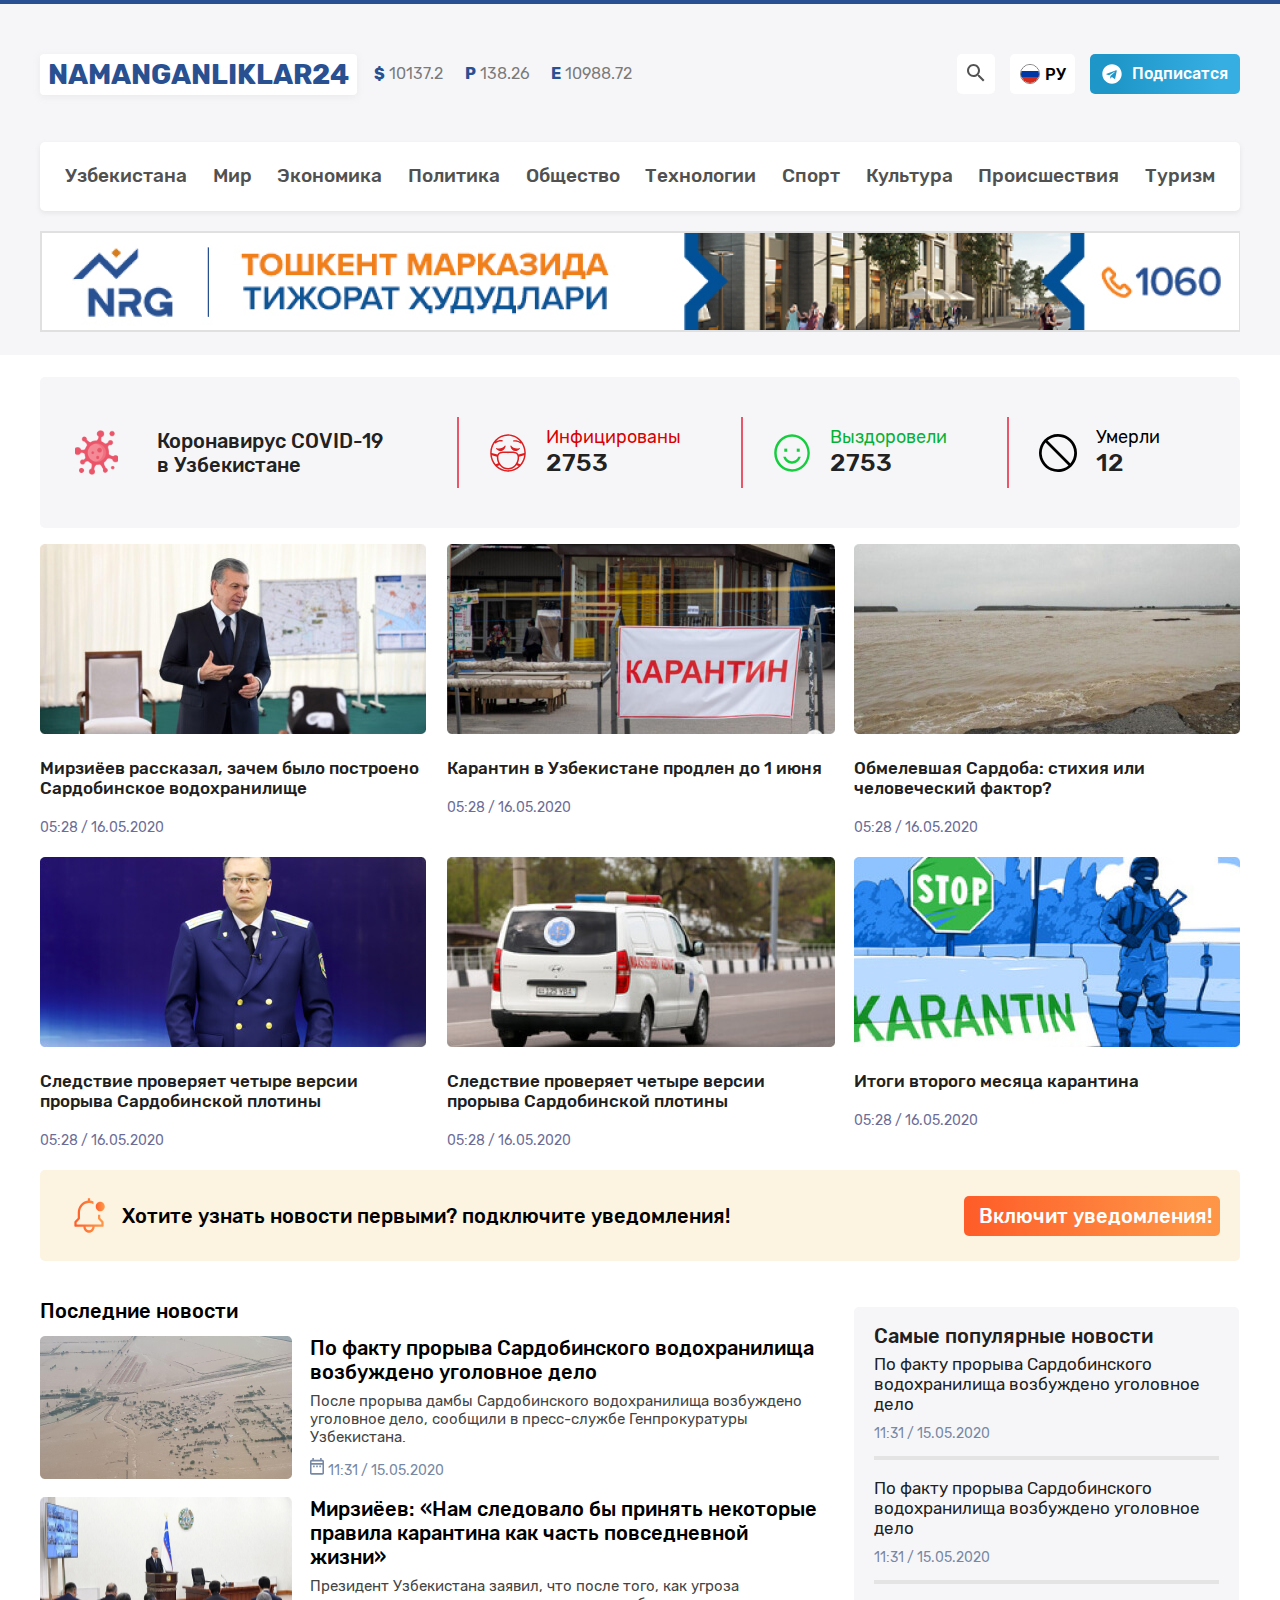
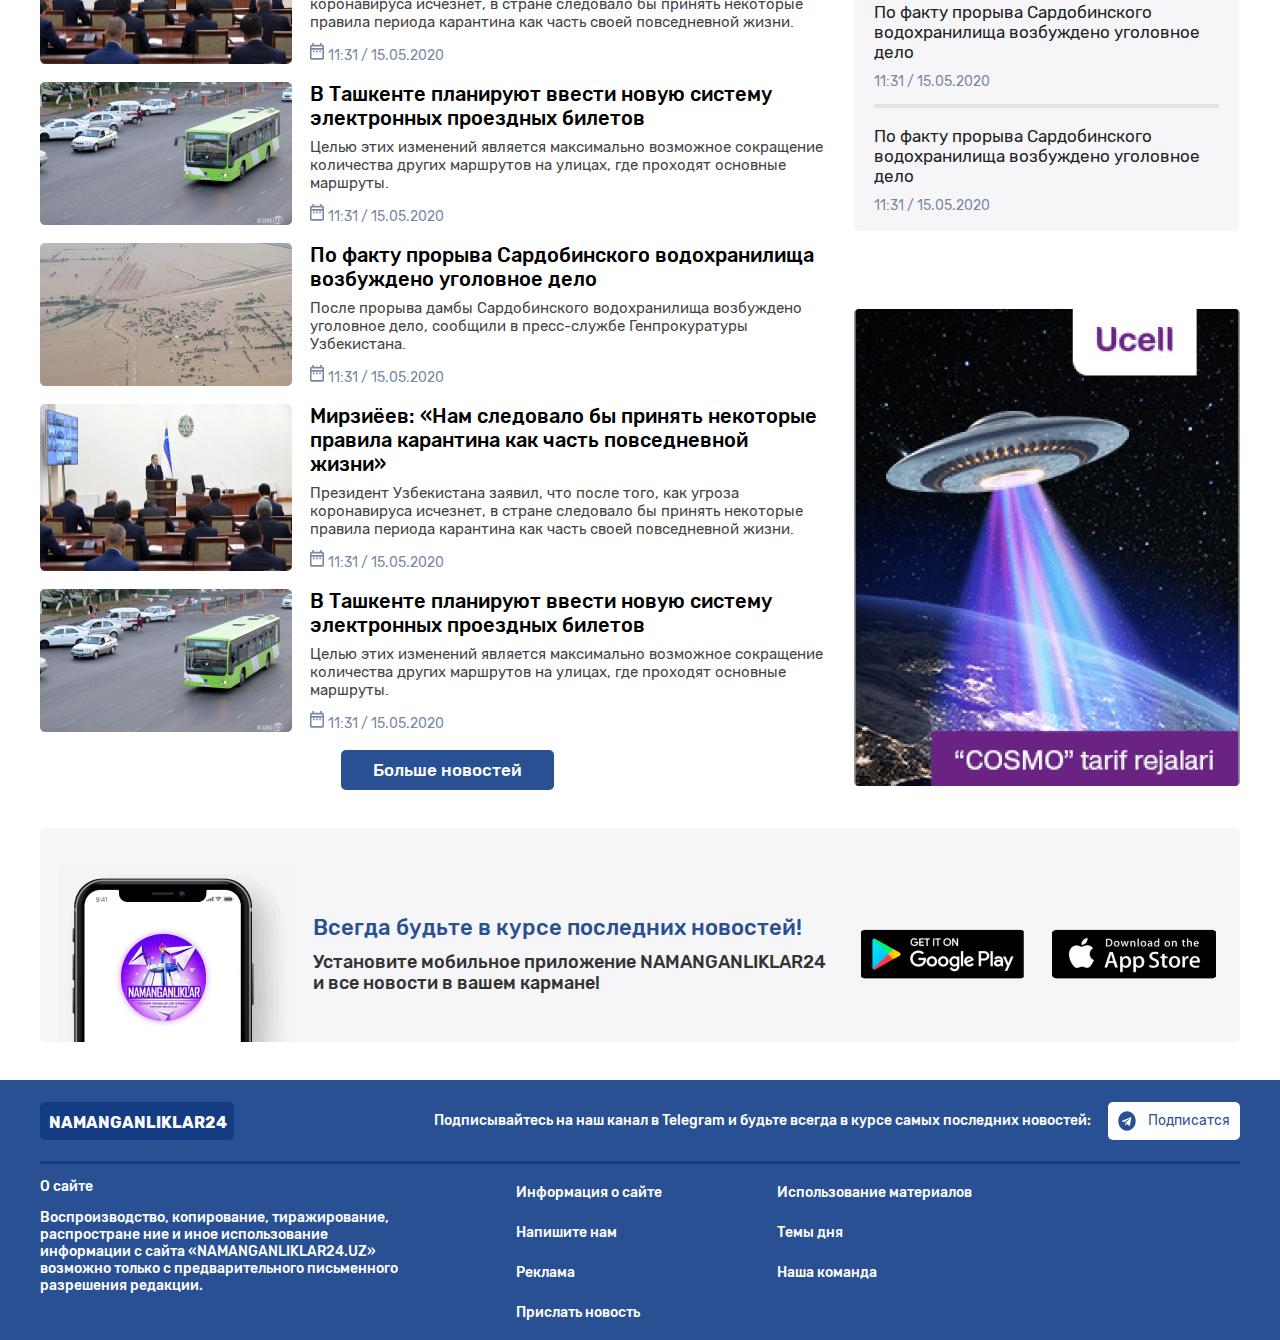
<file: index.html>
<!DOCTYPE html>
<html lang="en">

<head>
  <meta charset="UTF-8">
  <meta name="viewport" content="width=device-width, initial-scale=1.0">
  <title>NAMANGANLIKLAR24</title>
  <link rel="stylesheet" href="css/normalize.css">
  <link rel="stylesheet" href="css/style.css">
</head>

<body>
  <header class="menu">
    <div class="container">
      <div class="header-wrapper">
        <div class="main-menu">

          <div class="left-menu">
            <a class="main-link" href="index.html">NAMANGANLIKLAR24</a>
            <ul class="valyuta">
              <li><span class="currency-icon">$</span> <span class="currency-value">10137.2</span></li>
              <li><span class="currency-icon">P</span> <span class="currency-value">138.26</span></li>
              <li><span class="currency-icon">E</span> <span class="currency-value">10988.72</span></li>
            </ul>
          </div>

          <div class="right-menu">
            <button class="magnify" type="button"><img src="img/mdi_magnify.svg" width="24" height="24"
                alt="magnify-logo"></button>
            <button class="rus" type="button">
              <span>
                <img src="img/cif_ru.svg" alt="rus-icon" width="20" height="20">
                <span>РУ</span>
              </span>
            </button>
            <a class="telegram" href="#"><img src="img/cib_telegram.svg" alt="telegram logo"><span>Подписатся</span></a>
          </div>

        </div> <!-- main-menu -->
        <ul class="nav">
          <li><a href="list.html">Узбекистана</a></li>
          <li><a href="article.html">Мир</a></li>
          <li><a href="#">Экономика</a></li>
          <li><a href="#">Политика</a></li>
          <li><a href="#">Общество</a></li>
          <li><a href="#">Технологии</a></li>
          <li><a href="#">Спорт</a></li>
          <li><a href="#">Культура</a></li>
          <li><a href="#">Происшествия</a></li>
          <li><a href="#">Туризм</a></li>
        </ul>

        <aside class="ads1">
          <a href="#">
            <img src="img/rectangle-3.jpg" srcset="img/rectangle-3.jpg 1x, img/rectangle-3@2x.jpg 2x"
              alt="advertisement" width="1200" height="99">
          </a>
        </aside>

      </div> <!-- HEADER-WRAPPER -->
    </div> <!-- container -->
  </header>

  <main>
    <div class="container">
      <ul class="corono-info">

        <li class="corono-info-mini-block corona-heading">
          <img src="./img/svg/corona-shape.svg" alt="corona-shape-icon" width="43" height="45">
          <span class="corona-text-side">
            Коронавирус COVID-19 в Узбекистане
          </span>
        </li>

        <li class="corono-info-mini-block corona-infected">
          <img src="./img/svg/face-with-medical-mask.svg" alt="face-with-medical-mask" width="38" height="40">
          <div class="corona-text-side">
            <span class="benom">Инфицированы</span>
            <span class="corona-rate">2753</span>
          </div>
        </li>

        <li class="corono-info-mini-block corona-cured">
          <img src="./img/svg/smile.svg" alt="happy-smile" width="38" height="40">
          <div class="corona-text-side">
            <span class="benom">Выздоровели</span>
            <span class="corona-rate">2753</span>
          </div>
        </li>

        <li class="corono-info-mini-block corona-dead">
          <img src="./img/svg/death-icon.svg" alt="death-icon" width="38" height="38">
          <div class="corona-text-side">
            <span class="benom">Умерли</span>
            <span class="corona-rate">12</span>
          </div>
        </li>

      </ul>
    </div>
  </main>


  <article class="maqolalar">
    <h2 class="visually-hidden">maqola</h2>
    <div class="maqola_max">
      <a href="#">
        <img class="president" src="img/president.jpg" srcset="img/president.jpg 1x, img/president@2x.jpg 2x"
          alt="president">
        <p>Мирзиёев рассказал, зачем было построено Сардобинское водохранилище
        </p>
        <time class="sended_time" datetime="2020-05-16T05:28">05:28 / 16.05.2020</time>
      </a>
    </div>
    <div class="maqola_max">
      <a href="#">
        <img class="karantin" src="img/Karantin.jpg" srcset="img/Karantin.jpg 1x, img/Karantin@2x.jpg 2x"
          alt="Karantin">
        <p>Карантин в Узбекистане продлен до 1 июня</p>
        <time class="sended_time" datetime="2020-05-16T05:28">05:28 / 16.05.2020</time>
      </a>
    </div>
    <div class="maqola_max">
      <a href="#">
        <img class="sardoba" src="img/Sardoba.jpg" srcset="img/Sardoba.jpg 1x, img/Sardoba@2x.jpg 2x" alt="sardoba">
        <p>Обмелевшая Сардоба: стихия или человеческий фактор?</p>
        <time class="sended_time" datetime="2020-05-16T05:28">05:28 / 16.05.2020</time>
      </a>
    </div>
    <div class="maqola_max">
      <a href="#">
        <img class="organ" src="img/organ.jpg" srcset="img/organ.jpg 1x, img/organ@2x.jpg 2x" alt="organ">
        <p>Следствие проверяет четыре версии прорыва Сардобинской плотины</p>
        <time class="sended_time" datetime="2020-05-16T05:28">05:28 / 16.05.2020</time>
      </a>
    </div>
    <div class="maqola_max">
      <a href="#">
        <img class="ambulance" src="img/ambulance.jpg" srcset="img/ambulance.jpg 1x, img/ambulance@2x.jpg 2x"
          alt="organ">
        <p>Следствие проверяет четыре версии прорыва Сардобинской плотины</p>
        <time class="sended_time" datetime="2020-05-16T05:28">05:28 / 16.05.2020</time>
      </a>
    </div>
    <div class="maqola_max">
      <a href="#">
        <img class="stop_karantin" src="img/stop_karantin.jpg"
          srcset="img/stop_karantin.jpg 1x, img/stop_karantin@2x.jpg 2x" alt="stop_karantin">
        <p>Итоги второго месяца карантина</p>
        <time class="sended_time" datetime="2020-05-16T05:28">05:28 / 16.05.2020</time>
      </a>
    </div>
  </article>


  <div class="notification">
    <div><img src="img/bell.svg" alt="bell">
      <p>Хотите узнать новости первыми? подключите уведомления!</p>
    </div>
    <button type="submit">Включит уведомления!</button>
  </div>


  <div class="head_article">
    <article class="article">
      <div class="first_column">
        <h3>Последние новости</h3>
        <a href="#" class="sardoba_link">
          <img src="img/sardoba_link.png" srcset="img/sardoba_link.png 1x, img/sardoba_link@2x.png 2x"
            alt="sardoba_link">
          <div class="sardoba_link_words">
            <h4>По факту прорыва Сардобинского водохранилища возбуждено уголовное дело</h4>
            <p>После прорыва дамбы Сардобинского водохранилища возбуждено уголовное дело, сообщили в пресс-службе
              Генпрокуратуры Узбекистана.</p>
            <div class="time">
              <img src="img/icon_vector.svg" alt="icon"><time datetime="2020-05-15T11:31"> 11:31 / 15.05.2020</time>
            </div>
          </div>
        </a>

        <a href="#" class="oliy_majlis_link">
          <img src="img/oliy_majlis.png" srcset="img/oliy_majlis.png 1x, img/oliy_majlis@2x.png 2x" alt="oliy_majlis">
          <div class="oliy_majlis_words">
            <h4>Мирзиёев: «Нам следовало бы принять некоторые правила карантина как часть повседневной жизни»</h4>
            <p>Президент Узбекистана заявил, что после того, как угроза коронавируса исчезнет, в стране следовало бы
              принять некоторые правила периода карантина как часть своей повседневной жизни.</p>
            <div class="time">
              <img src="img/icon_vector.svg" alt="icon"><time datetime="2020-05-15T11:31"> 11:31 / 15.05.2020</time>
            </div>
          </div>
        </a>

        <a href="#" class="avtobus_link">
          <img src="img/avtobus.png" srcset="img/avtobus.png 1x, img/avtobus@2x.png 2x" alt="avtobus">
          <div class="avtobus_words">
            <h4>В Ташкенте планируют ввести новую систему электронных проездных билетов</h4>
            <p>Целью этих изменений является максимально возможное сокращение количества других маршрутов на улицах, где
              проходят основные маршруты.</p>
            <div class="time">
              <img src="img/icon_vector.svg" alt="icon"><time datetime="2020-05-15T11:31"> 11:31 / 15.05.2020</time>
            </div>
          </div>
        </a>

        <a href="#" class="sardoba_link">
          <img src="img/sardoba_link.png" srcset="img/sardoba_link.png 1x, img/sardoba_link@2x.png 2x"
            alt="sardoba_link">
          <div class="sardoba_link_words">
            <h4>По факту прорыва Сардобинского водохранилища возбуждено уголовное дело</h4>
            <p>После прорыва дамбы Сардобинского водохранилища возбуждено уголовное дело, сообщили в пресс-службе
              Генпрокуратуры Узбекистана.</p>
            <div class="time">
              <img src="img/icon_vector.svg" alt="icon"><time datetime="2020-05-15T11:31"> 11:31 / 15.05.2020</time>
            </div>
          </div>
        </a>

        <a href="#" class="oliy_majlis_link">
          <img src="img/oliy_majlis.png" srcset="img/oliy_majlis.png 1x, img/oliy_majlis@2x.png 2x" alt="oliy_majlis">
          <div class="oliy_majlis_words">
            <h4>Мирзиёев: «Нам следовало бы принять некоторые правила карантина как часть повседневной жизни»</h4>
            <p>Президент Узбекистана заявил, что после того, как угроза коронавируса исчезнет, в стране следовало бы
              принять некоторые правила периода карантина как часть своей повседневной жизни.</p>
            <div class="time">
              <img src="img/icon_vector.svg" alt="icon"><time datetime="2020-05-15T11:31"> 11:31 / 15.05.2020</time>
            </div>
          </div>
        </a>

        <a href="#" class="avtobus_link">
          <img src="img/avtobus.png" srcset="img/avtobus.png 1x, img/avtobus@2x.png 2x" alt="avtobus">
          <div class="avtobus_words">
            <h4>В Ташкенте планируют ввести новую систему электронных проездных билетов</h4>
            <p>Целью этих изменений является максимально возможное сокращение количества других маршрутов на улицах, где
              проходят основные маршруты.</p>
            <div class="time">
              <img src="img/icon_vector.svg" alt="icon"><time datetime="2020-05-15T11:31"> 11:31 / 15.05.2020</time>
            </div>
          </div>
        </a>

        <button type="submit">Больше новостей</button>
      </div>
    </article>

    <div class="second_column">
      <div class="famous_informations">
        <h3>Cамые популярные новости</h3>
        <ul>
          <li><a href="#">
              <p>
                По факту прорыва Сардобинского водохранилища возбуждено уголовное дело
              </p><time datetime="2020-05-15T11:31"> 11:31 / 15.05.2020</time>
            </a></li>
          <li><a href="#">
              <p>
                По факту прорыва Сардобинского водохранилища возбуждено уголовное дело
              </p><time datetime="2020-05-15T11:31"> 11:31 / 15.05.2020</time>
            </a></li>
          <li><a href="#">
              <p>
                По факту прорыва Сардобинского водохранилища возбуждено уголовное дело
              </p><time datetime="2020-05-15T11:31"> 11:31 / 15.05.2020</time>
            </a></li>
          <li><a href="#">
              <p>
                По факту прорыва Сардобинского водохранилища возбуждено уголовное дело
              </p><time datetime="2020-05-15T11:31"> 11:31 / 15.05.2020</time>
            </a></li>
        </ul>
      </div>
      <img src="img/ucell.png" srcset="img/ucell.png 1x, img/ucell@2x.png 2x" alt="ucell">
    </div>
  </div>

  <aside class="mobile_app_advertising">
    <img src="img/mobile_app_picture.png" srcset="img/mobile_app_picture.png 1x, img/mobile_app_picture@2x.png 2x"
      alt="mobile_app_picture">
    <div class="mobile_app_words">
      <h2>Всегда будьте в курсе последних новостей!</h2>
      <p>Установите мобильное приложение NAMANGANLIKLAR24 и все новости в вашем кармане!</p>
    </div>
    <a class="google_play" target="blanck" href="https://play.google.com/store?hl=ru"><img src="img/google_play.png"
        srcset="img/google_play.png 1x, img/google_play@2x.png 2x" alt="google_play"></a>
    <a class="app_store" target="blanck" href="https://www.apple.com/ru/ios/app-store/"><img src="img/app_store.png"
        srcset="img/app_store.png 1x, img/app_store@2x.png 2x" alt="app_store"></a>
  </aside>


  <div class="foot">
    <footer class="footer">
      <div class="first_floor">
        <a class="namanganliklar24_link" href="#">Namanganliklar24</a>
        <div class="subscription">
          <p class="telegram_subscribe_word">Подписывайтесь на наш канал в Telegram и будьте всегда в курсе самых
            последних новостей:</p>
          <a target="blanck" href="https://telegram.me/joinchat/AAAAAE1FDtQ1Wf05H2b5zQ"><img
              src="img/telegram-icon_second.svg" alt="telegram-icon_second"><span
              class="subscription_word_ru">Подписатся</span></a>
        </div>
      </div>
      <div class="second_floor">
        <div class="about_the_site">
          <p>О сайте </p>
          <p>Воспроизводство, копирование, тиражирование, распростране ние и иное использование информации с сайта
            «NAMANGANLIKLAR24.UZ» возможно только с предварительного письменного разрешения редакции.
          </p>
        </div>
        <div class="another">
          <p><a href="#">Информация о сайте</a></p>
          <p><a href="contact.html">Напишите нам</a></p>
          <p><a href="#">Реклама</a></p>
          <p><a href="#">Прислать новость</a></p>
        </div>
        <div class="second_another">
          <p><a href="#">Использование материалов</a></p>
          <p><a href="#">Темы дня</a></p>
          <p><a href="#">Наша команда</a></p>
        </div>
      </div>
    </footer>
  </div>

  <section class="modal-main">
    <h2 class="visually-hidden">modal</h2>
    <span class="modal-span"></span>
    <div class="modal">
      <button type="button"><img src="img/logo-close.svg" alt="logo close"></button>
      <p>Подписывайтесь на наш канал в Telegram и будьте всегда в курсе самых последних новостей:</p>
      <div>
        <a class="telegram" href="#"><img src="img/cib_telegram.svg" alt="telegram logo"><span>Подписатся</span></a>
      </div>
    </div>
  </section>

</body>

</html>
</file>
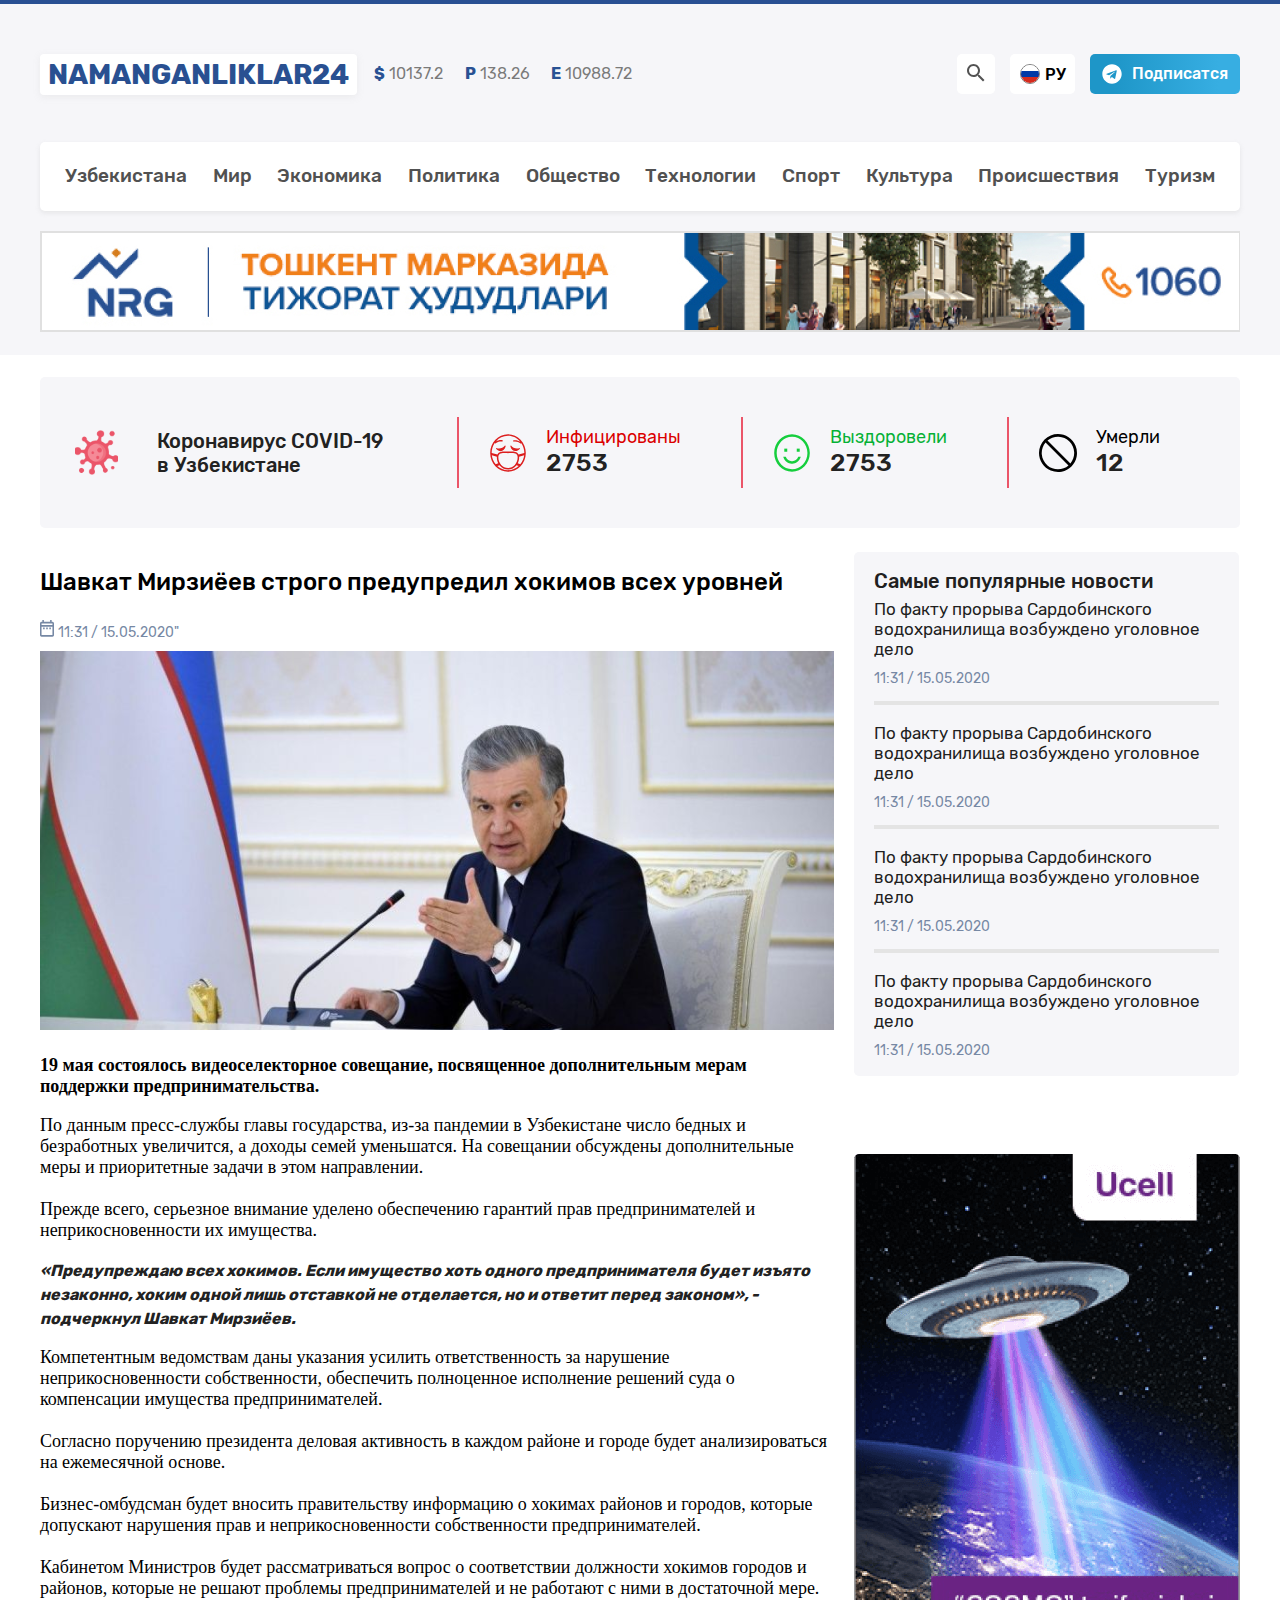
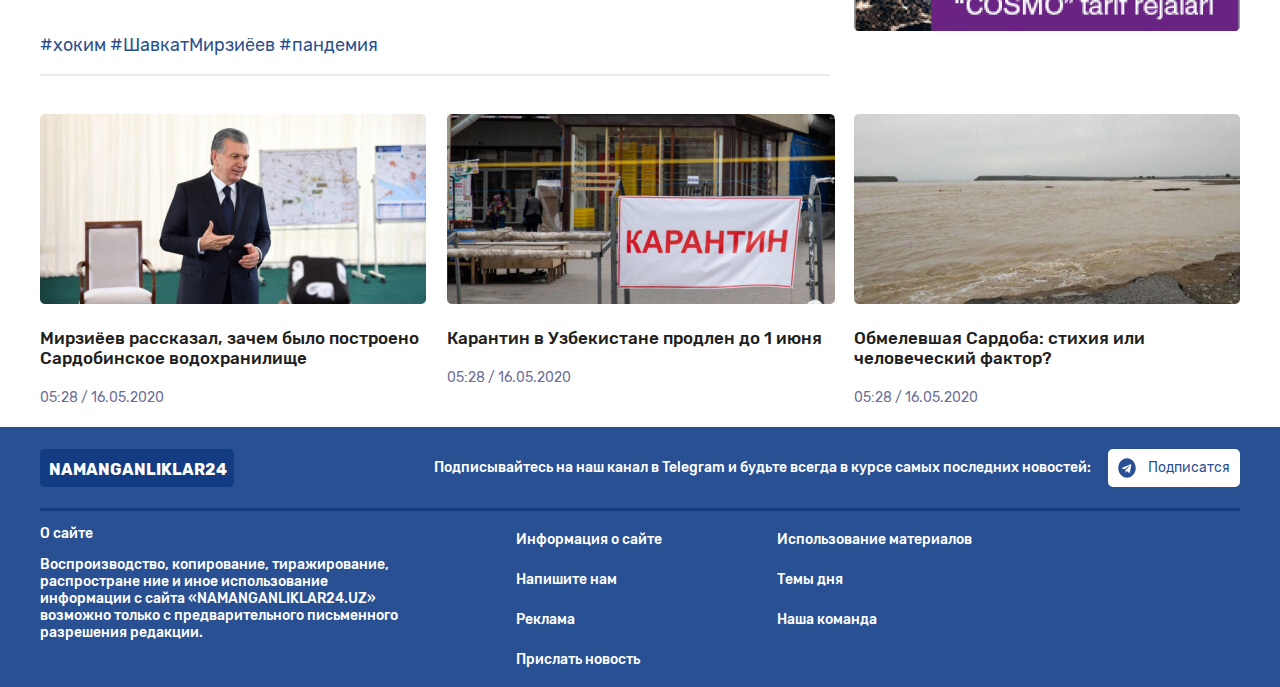
<file: article.html>
<!DOCTYPE html>
<html lang="ru">

<head>
  <meta charset="UTF-8">
  <meta name="viewport" content="width=device-width, initial-scale=1.0">
  <title>NAMANGANLIKLAR24</title>
  <link rel="stylesheet" href="css/normalize.css">
  <link rel="stylesheet" href="css/style.css">
</head>

<body>
  <header class="menu">
    <div class="container">
      <div class="header-wrapper">
        <div class="main-menu">

          <div class="left-menu">
            <a class="main-link" href="index.html">NAMANGANLIKLAR24</a>
            <ul class="valyuta">
              <li><span class="currency-icon">$</span> <span class="currency-value">10137.2</span></li>
              <li><span class="currency-icon">P</span> <span class="currency-value">138.26</span></li>
              <li><span class="currency-icon">E</span> <span class="currency-value">10988.72</span></li>
            </ul>
          </div>

          <div class="right-menu">
            <button class="magnify" type="button"><img src="img/mdi_magnify.svg" width="24" height="24"
                alt="magnify-logo"></button>
            <button class="rus" type="button">
              <span>
                <img src="img/cif_ru.svg" alt="rus-icon" width="20" height="20">
                <span>РУ</span>
              </span>
            </button>
            <a class="telegram" href="#"><img src="img/cib_telegram.svg" alt="telegram logo"><span>Подписатся</span></a>
          </div>

        </div> <!-- main-menu -->
        <ul class="nav">
          <li><a href="list.html">Узбекистана</a></li>
          <li><a href="article.html">Мир</a></li>
          <li><a href="#">Экономика</a></li>
          <li><a href="#">Политика</a></li>
          <li><a href="#">Общество</a></li>
          <li><a href="#">Технологии</a></li>
          <li><a href="#">Спорт</a></li>
          <li><a href="#">Культура</a></li>
          <li><a href="#">Происшествия</a></li>
          <li><a href="#">Туризм</a></li>
        </ul>

        <aside class="ads1">
          <a href="#">
            <img src="img/rectangle-3.jpg" srcset="img/rectangle-3.jpg 1x, img/rectangle-3@2x.jpg 2x"
              alt="advertisement" width="1200" height="99">
          </a>
        </aside>

      </div> <!-- HEADER-WRAPPER -->
    </div> <!-- container -->
  </header>

  <main>
    <div class="container">
      <ul class="corono-info">

        <li class="corono-info-mini-block corona-heading">
          <img src="./img/svg/corona-shape.svg" alt="corona-shape-icon" width="43" height="45">
          <span class="corona-text-side">
            Коронавирус COVID-19 в Узбекистане
          </span>
        </li>

        <li class="corono-info-mini-block corona-infected">
          <img src="./img/svg/face-with-medical-mask.svg" alt="face-with-medical-mask" width="38" height="40">
          <div class="corona-text-side">
            <span class="benom">Инфицированы</span>
            <span class="corona-rate">2753</span>
          </div>
        </li>

        <li class="corono-info-mini-block corona-cured">
          <img src="./img/svg/smile.svg" alt="happy-smile" width="38" height="40">
          <div class="corona-text-side">
            <span class="benom">Выздоровели</span>
            <span class="corona-rate">2753</span>
          </div>
        </li>

        <li class="corono-info-mini-block corona-dead">
          <img src="./img/svg/death-icon.svg" alt="death-icon" width="38" height="38">
          <div class="corona-text-side">
            <span class="benom">Умерли</span>
            <span class="corona-rate">12</span>
          </div>
        </li>

      </ul>
    </div>
  </main>


  <article class="article-article">
    <div class="article-head_article">
      <h3>Шавкат Мирзиёев строго предупредил хокимов всех уровней
      </h3>
      <div class="time_president">
        <img src="img/icon_vector.svg" alt="image_time">
        <time datetime="2020-05-15T11:31"> 11:31 / 15.05.2020"</time>
      </div>

      <img class="speak_president" src="img/speak_president.png"
        srcset="img/speak_president.png 1x, img/speak_president@2x.png 2x" alt="president">

      <div class="words_of_president">

        <p class="first_paragraph">19 мая состоялось видеоселекторное совещание, посвященное дополнительным мерам
          поддержки предпринимательства.</p>

        <p class="optimal">
          По данным пресс-службы главы государства, из-за пандемии в Узбекистане число бедных и безработных увеличится,
          а доходы семей уменьшатся. На совещании обсуждены дополнительные меры и приоритетные задачи в этом
          направлении. <br> <br>
          Прежде всего, серьезное внимание уделено обеспечению гарантий прав предпринимателей и неприкосновенности их
          имущества.
        </p>
        <p class="italic_paragraph">
          «Предупреждаю всех хокимов. Если имущество хоть одного предпринимателя будет изъято незаконно, хоким одной
          лишь отставкой не отделается, но и ответит перед законом», - подчеркнул Шавкат Мирзиёев.

        </p>
        <p class="optimal">
          Компетентным ведомствам даны указания усилить ответственность за нарушение неприкосновенности собственности,
          обеспечить полноценное исполнение решений суда о компенсации имущества предпринимателей. <br> <br>
          Согласно поручению президента деловая активность в каждом районе и городе будет анализироваться на ежемесячной
          основе. <br> <br>
          Бизнес-омбудсман будет вносить правительству информацию о хокимах районов и городов, которые допускают
          нарушения прав и неприкосновенности собственности предпринимателей. <br><br>
          Кабинетом Министров будет рассматриваться вопрос о соответствии должности хокимов городов и районов, которые
          не решают проблемы предпринимателей и не работают с ними в достаточной мере.
        </p>
      </div>

      <div class="heshteg">
        <p>#хоким #ШавкатМирзиёев #пандемия</p>
      </div>

    </div>
    <div class="second_column">
      <div class="famous_informations">
        <h3>Cамые популярные новости</h3>
        <ul>
          <li><a href="#">
              <p>
                По факту прорыва Сардобинского водохранилища возбуждено уголовное дело
              </p><time datetime="2020-05-15T11:31"> 11:31 / 15.05.2020</time>
            </a></li>
          <li><a href="#">
              <p>
                По факту прорыва Сардобинского водохранилища возбуждено уголовное дело
              </p><time datetime="2020-05-15T11:31"> 11:31 / 15.05.2020</time>
            </a></li>
          <li><a href="#">
              <p>
                По факту прорыва Сардобинского водохранилища возбуждено уголовное дело
              </p><time datetime="2020-05-15T11:31"> 11:31 / 15.05.2020</time>
            </a></li>
          <li><a href="#">
              <p>
                По факту прорыва Сардобинского водохранилища возбуждено уголовное дело
              </p><time datetime="2020-05-15T11:31"> 11:31 / 15.05.2020</time>
            </a></li>
        </ul>
      </div>
      <img src="img/ucell.png" srcset="img/ucell.png 1x, img/ucell@2x.png 2x" alt="ucell">
    </div>
  </article>


  <article class="maqolalar">

    <div class="maqola_max">
      <a href="#">
        <img class="president" src="img/president.jpg" srcset="img/president.jpg 1x, img/president@2x.jpg 2x"
          alt="president">
        <p>Мирзиёев рассказал, зачем было построено Сардобинское водохранилище
        </p>
        <time class="sended_time" datetime="2020-05-16T05:28">05:28 / 16.05.2020</time>
      </a>
    </div>

    <div class="maqola_max">
      <a href="#">
        <img class="karantin" src="img/Karantin.jpg" srcset="img/Karantin.jpg 1x, img/Karantin@2x.jpg 2x"
          alt="Karantin">
        <p>Карантин в Узбекистане продлен до 1 июня</p>
        <time class="sended_time" datetime="2020-05-16T05:28">05:28 / 16.05.2020</time>
      </a>
    </div>

    <div class="maqola_max">
      <a href="#">
        <img class="sardoba" src="img/Sardoba.jpg" srcset="img/Sardoba.jpg 1x, img/Sardoba@2x.jpg 2x" alt="sardoba">
        <p>Обмелевшая Сардоба: стихия или человеческий фактор?</p>
        <time class="sended_time" datetime="2020-05-16T05:28">05:28 / 16.05.2020</time>
      </a>
    </div>

  </article>


  <div class="foot">
    <footer class="footer">
      <div class="first_floor">
        <a class="namanganliklar24_link" href="#">Namanganliklar24</a>
        <div class="subscription">
          <p class="telegram_subscribe_word">Подписывайтесь на наш канал в Telegram и будьте всегда в курсе самых
            последних новостей:</p>
          <a target="blanck" href="https://telegram.me/joinchat/AAAAAE1FDtQ1Wf05H2b5zQ"><img
              src="img/telegram-icon_second.svg" alt="telegram-icon_second"><span
              class="subscription_word_ru">Подписатся</span></a>
        </div>
      </div>
      <div class="second_floor">
        <div class="about_the_site">
          <p>О сайте </p>
          <p>Воспроизводство, копирование, тиражирование, распростране ние и иное использование информации с сайта
            «NAMANGANLIKLAR24.UZ» возможно только с предварительного письменного разрешения редакции.
          </p>
        </div>
        <div class="another">
          <p><a href="#">Информация о сайте</a></p>
          <p><a href="contact.html">Напишите нам</a></p>
          <p><a href="#">Реклама</a></p>
          <p><a href="#">Прислать новость</a></p>
        </div>
        <div class="second_another">
          <p><a href="#">Использование материалов</a></p>
          <p><a href="#">Темы дня</a></p>
          <p><a href="#">Наша команда</a></p>
        </div>
      </div>
    </footer>
  </div>

  <section class="modal-main">
    <span class="modal-span"></span>
    <div class="modal">
      <button type="button"><img src="img/logo-close.svg" alt="logo close"></button>
      <p>Подписывайтесь на наш канал в Telegram и будьте всегда в курсе самых последних новостей:</p>
      <div>
        <a class="telegram" href="#"><img src="img/cib_telegram.svg" alt="telegram logo"><span>Подписатся</span></a>
      </div>
    </div>
  </section>
</body>

</html>
</file>
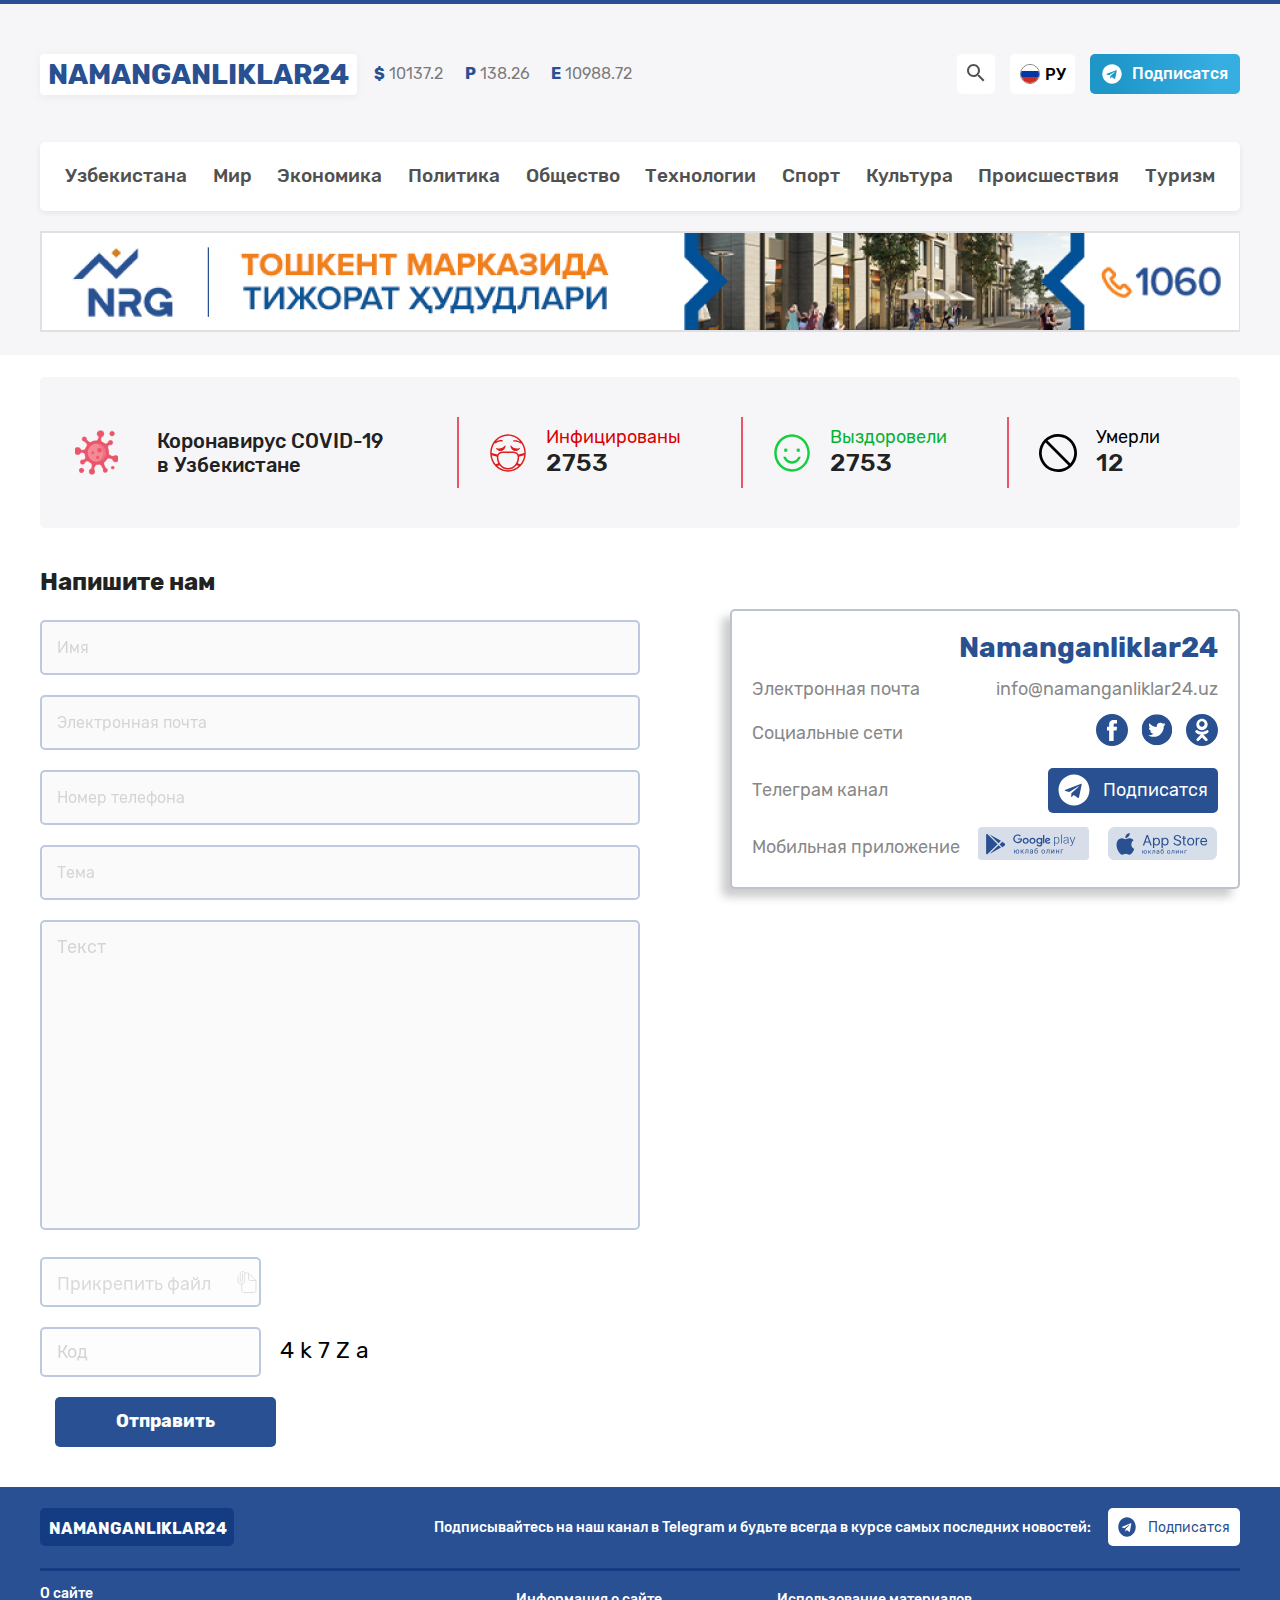
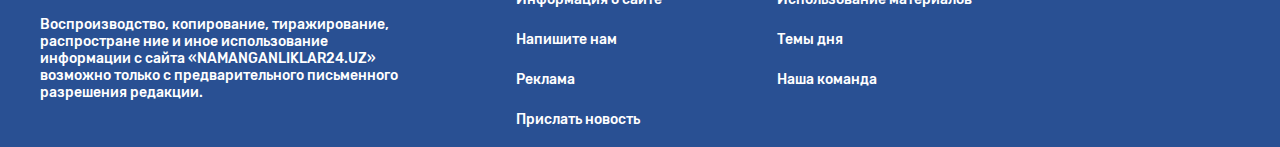
<file: contact.html>
<!DOCTYPE html>
<html lang="en">

<head>
  <meta charset="UTF-8">
  <meta name="viewport" content="width=device-width, initial-scale=1.0">
  <title>NAMANGANLIKLAR24</title>
  <link rel="stylesheet" href="css/normalize.css">
  <link rel="stylesheet" href="css/style.css">
</head>

<body>
  <header class="menu">
    <div class="container">
      <div class="header-wrapper">
        <div class="main-menu">

          <div class="left-menu">
            <a class="main-link" href="index.html">NAMANGANLIKLAR24</a>
            <ul class="valyuta">
              <li><span class="currency-icon">$</span> <span class="currency-value">10137.2</span></li>
              <li><span class="currency-icon">P</span> <span class="currency-value">138.26</span></li>
              <li><span class="currency-icon">E</span> <span class="currency-value">10988.72</span></li>
            </ul>
          </div>

          <div class="right-menu">
            <button class="magnify" type="button"><img src="img/mdi_magnify.svg" width="24" height="24"
                alt="magnify-logo"></button>
            <button class="rus" type="button">
              <span>
                <img src="img/cif_ru.svg" alt="rus-icon" width="20" height="20">
                <span>РУ</span>
              </span>
            </button>
            <a class="telegram" href="#"><img src="img/cib_telegram.svg" alt="telegram logo"><span>Подписатся</span></a>
          </div>

        </div> <!-- main-menu -->
        <ul class="nav">
          <li><a href="list.html">Узбекистана</a></li>
          <li><a href="article.html">Мир</a></li>
          <li><a href="#">Экономика</a></li>
          <li><a href="#">Политика</a></li>
          <li><a href="#">Общество</a></li>
          <li><a href="#">Технологии</a></li>
          <li><a href="#">Спорт</a></li>
          <li><a href="#">Культура</a></li>
          <li><a href="#">Происшествия</a></li>
          <li><a href="#">Туризм</a></li>
        </ul>

        <aside class="ads1">
          <a href="#">
            <img src="img/rectangle-3.jpg" srcset="img/rectangle-3.jpg 1x, img/rectangle-3@2x.jpg 2x"
              alt="advertisement" width="1200" height="99">
          </a>
        </aside>

      </div> <!-- HEADER-WRAPPER -->
    </div> <!-- container -->
  </header>

  <main>
    <div class="container">
      <ul class="corono-info">

        <li class="corono-info-mini-block corona-heading">
          <img src="./img/svg/corona-shape.svg" alt="corona-shape-icon" width="43" height="45">
          <span class="corona-text-side">
            Коронавирус COVID-19 в Узбекистане
          </span>
        </li>

        <li class="corono-info-mini-block corona-infected">
          <img src="./img/svg/face-with-medical-mask.svg" alt="face-with-medical-mask" width="38" height="40">
          <div class="corona-text-side">
            <span class="benom">Инфицированы</span>
            <span class="corona-rate">2753</span>
          </div>
        </li>

        <li class="corono-info-mini-block corona-cured">
          <img src="./img/svg/smile.svg" alt="happy-smile" width="38" height="40">
          <div class="corona-text-side">
            <span class="benom">Выздоровели</span>
            <span class="corona-rate">2753</span>
          </div>
        </li>

        <li class="corono-info-mini-block corona-dead">
          <img src="./img/svg/death-icon.svg" alt="death-icon" width="38" height="38">
          <div class="corona-text-side">
            <span class="benom">Умерли</span>
            <span class="corona-rate">12</span>
          </div>
        </li>

      </ul>
    </div>
  </main>


  <div class="registration">
    <div class="regitration_card">
      <form method="POST" action="https://echo.htmlacademy.ru">
        <h2>Напишите нам</h2>
        <label><input class="name" name="name" placeholder="Имя" required type="text"></label>
        <label><input class="email" name="email" placeholder="Электронная почта" type="email"></label>
        <label><input class="number" name="number" placeholder="Номер телефона" type="tel"></label>
        <label><input class="theme" name="theme" placeholder="Тема" type="text"></label>
        <textarea class="text" name="text" placeholder="Текст"></textarea>

        <div>
          <label class="my"><input class="file visually-hidden" id="file" name="file" type="file">
            <span>Прикрепить файл</span></label>
          <input class="code" name="code" placeholder="Код" type="password">
          <p class="p_code">4 k 7 Z a</p>
        </div>
        <button class="send" type="submit">Отправить</button>
      </form>
    </div>
    <div class="social_media_with_namanganliklar24">
      <h2>Namanganliklar24</h2>
      <div><span>Электронная почта</span>
        <a class="mail_namanganliklar" href="#">info@namanganliklar24.uz</a></div>
      <div class="social_medias">
        <span>Социальные сети</span>
        <div class="facebook_and_another">
          <a href="#"><img src="img/facebook_logo.svg" width="32" height="32" alt="facebook_logo"></a>
          <a href="#"><img src="img/twitter_logo.svg" width="32" height="32" alt="twitter_logo"></a>
          <a href="#"><img src="img/odnoklasnik_logo.svg" width="32" height="32" alt="odnoklasnik_logo"></a>
        </div>
      </div>
      <div class="subscribe_telegram">
        <span>Телеграм канал</span>
        <a href="#"><img src="img/telegram-icon.svg" width="32" height="32" alt="telegram-icon">Подписатся</a>
      </div>
      <div class="mobile_app">
        <span>Мобильная приложение</span>
        <a href="#"><img src="img/googlePlay.svg" width="111" height="33" alt="google_play"></a>
        <a href="#"> <img src="img/appleStore.svg" width="111" height="33" alt="app_store"></a>
      </div>
    </div>
  </div>


  <div class="foot">
    <footer class="footer">
      <div class="first_floor">
        <a class="namanganliklar24_link" href="#">Namanganliklar24</a>
        <div class="subscription">
          <p class="telegram_subscribe_word">Подписывайтесь на наш канал в Telegram и будьте всегда в курсе самых
            последних новостей:</p>
          <a target="blanck" href="https://telegram.me/joinchat/AAAAAE1FDtQ1Wf05H2b5zQ"><img
              src="img/telegram-icon_second.svg" alt="telegram-icon_second"><span
              class="subscription_word_ru">Подписатся</span></a>
        </div>
      </div>
      <div class="second_floor">
        <div class="about_the_site">
          <p>О сайте </p>
          <p>Воспроизводство, копирование, тиражирование, распростране ние и иное использование информации с сайта
            «NAMANGANLIKLAR24.UZ» возможно только с предварительного письменного разрешения редакции.
          </p>
        </div>
        <div class="another">
          <p><a href="#">Информация о сайте</a></p>
          <p><a href="contact.html">Напишите нам</a></p>
          <p><a href="#">Реклама</a></p>
          <p><a href="#">Прислать новость</a></p>
        </div>
        <div class="second_another">
          <p><a href="#">Использование материалов</a></p>
          <p><a href="#">Темы дня</a></p>
          <p><a href="#">Наша команда</a></p>
        </div>
      </div>
    </footer>
  </div>

  <section class="modal-main">
    <span class="modal-span"></span>
    <div class="modal">
      <button type="button"><img src="img/logo-close.svg" alt="logo close"></button>
      <p>Подписывайтесь на наш канал в Telegram и будьте всегда в курсе самых последних новостей:</p>
      <div>
        <a class="telegram" href="#"><img src="img/cib_telegram.svg" alt="telegram logo"><span>Подписатся</span></a>
      </div>
    </div>
  </section>
</body>

</html>
</file>
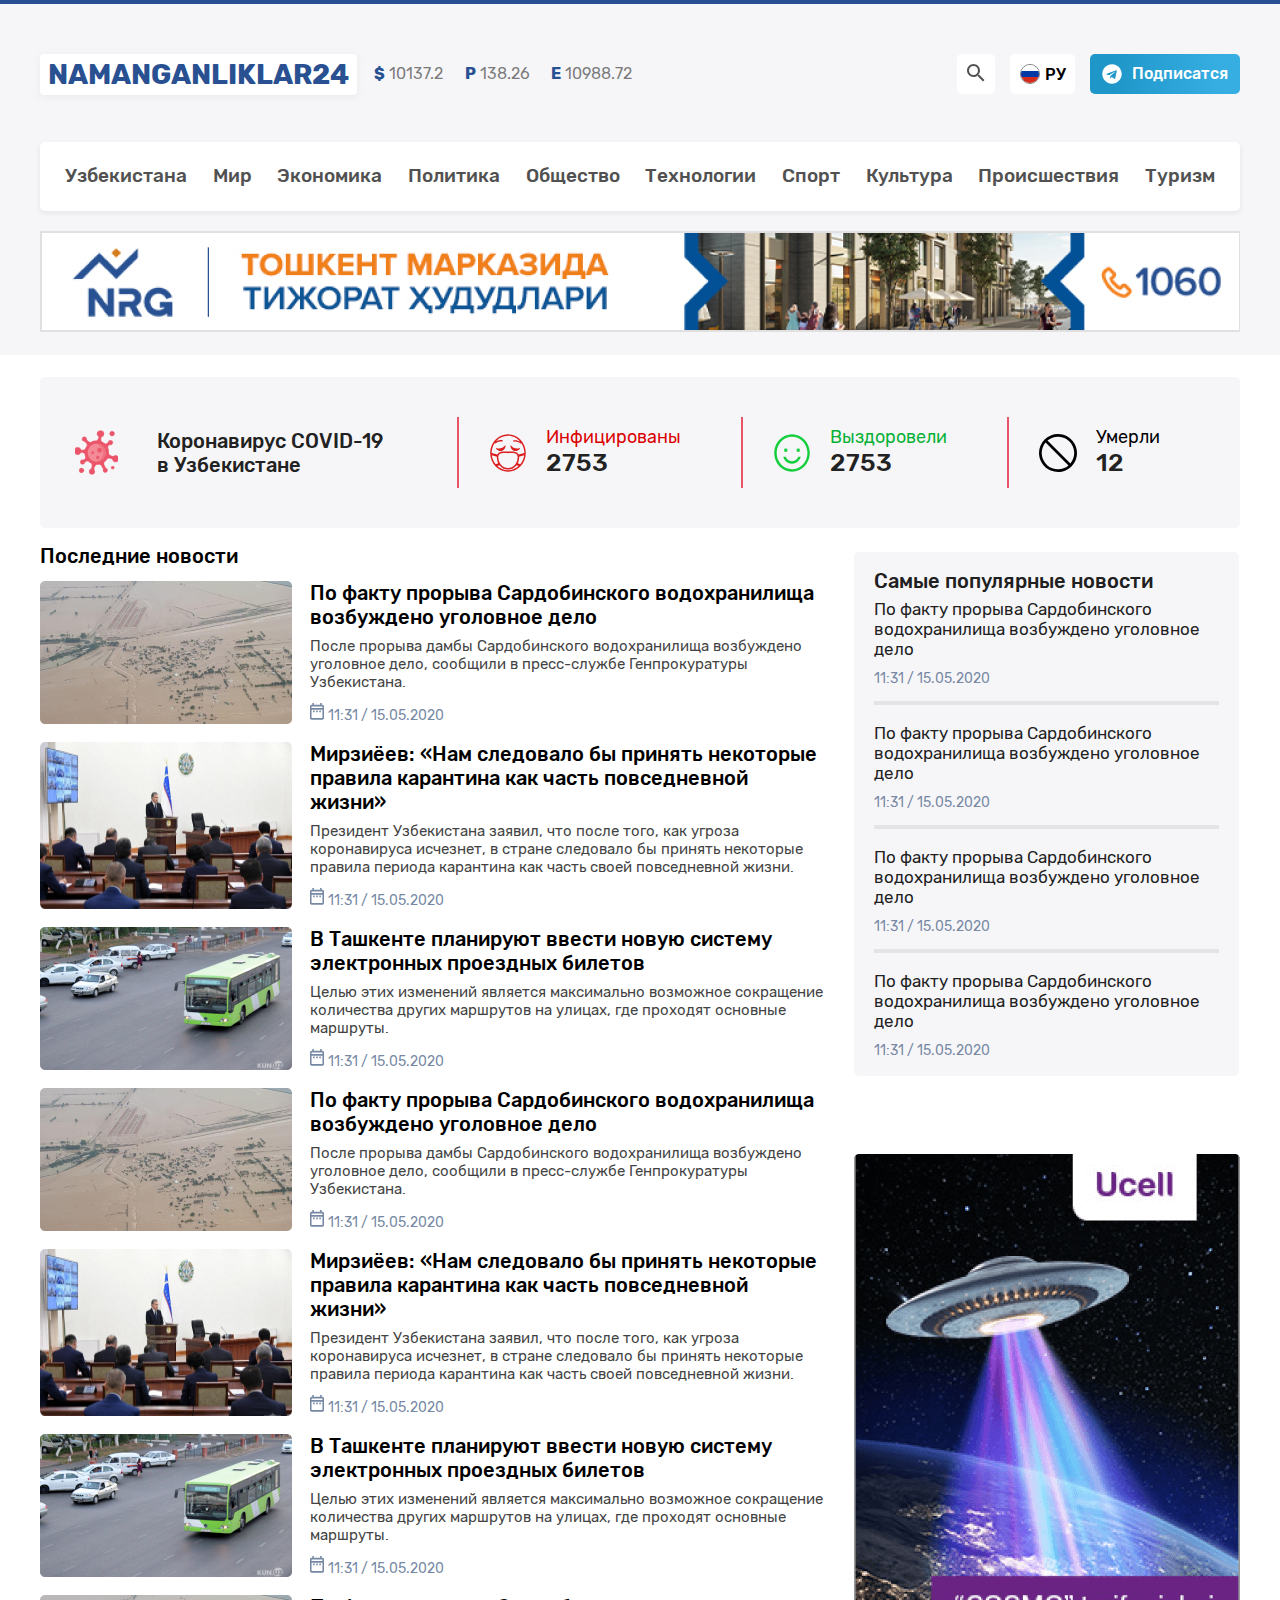
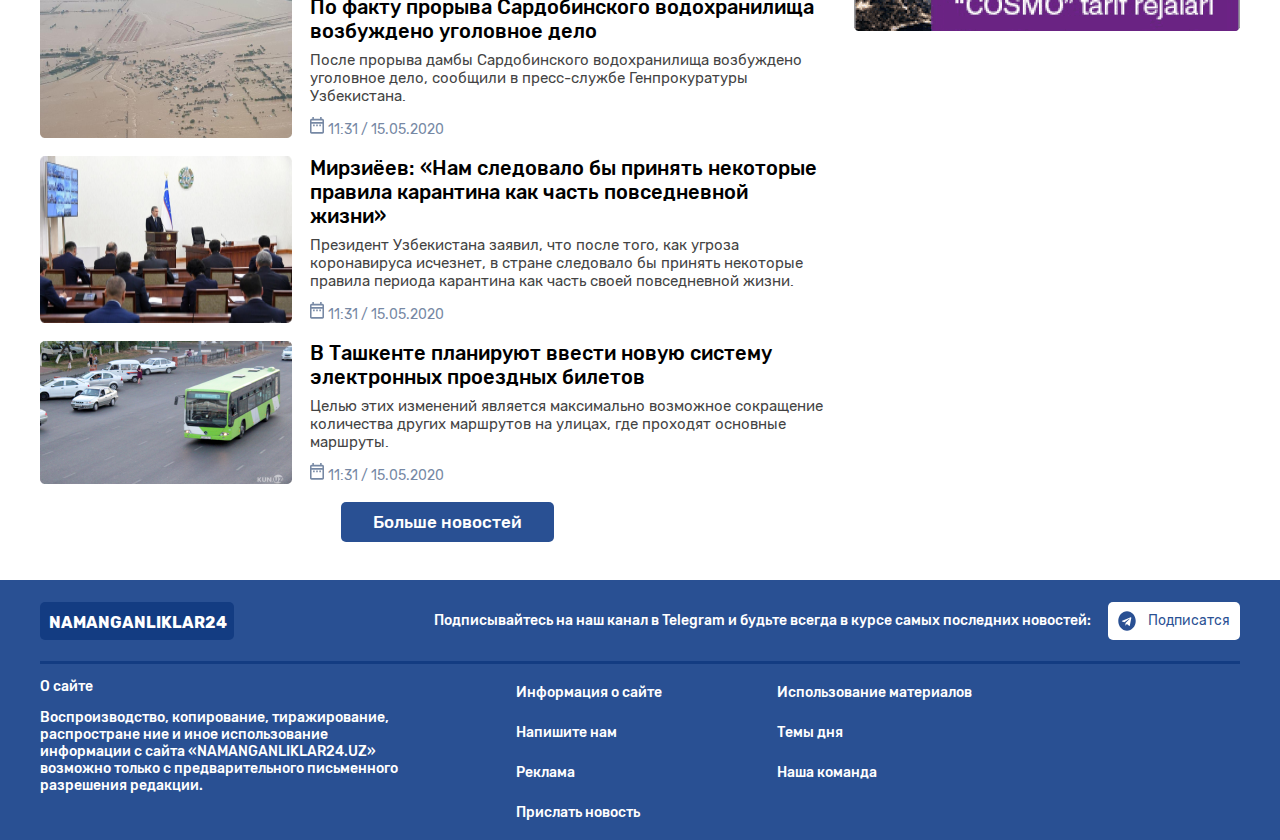
<file: list.html>
<!DOCTYPE html>
<html lang="en">
<head>
  <meta charset="UTF-8">
  <meta name="viewport" content="width=device-width, initial-scale=1.0">
  <title>NAMANGANLIKLAR24</title>
  <link rel="stylesheet" href="css/normalize.css">
  <link rel="stylesheet" href="css/style.css">
</head>
<body>
  <header class="menu">
    <div class="container">
      <div class="header-wrapper">
        <div class="main-menu">
          
          <div class="left-menu">
            <a class="main-link" href="index.html">NAMANGANLIKLAR24</a>
            <ul class="valyuta">
              <li><span class="currency-icon">$</span> <span class="currency-value">10137.2</span></li> 
              <li><span class="currency-icon">P</span> <span class="currency-value">138.26</span></li> 
              <li><span class="currency-icon">E</span> <span class="currency-value">10988.72</span></li>
            </ul>
          </div> 
          
          <div class="right-menu">
            <button class="magnify" type="button"><img src="img/mdi_magnify.svg" width="24" height="24" alt="magnify-logo"></button>
            <button class="rus" type="button">
              <span>
                <img src="img/cif_ru.svg" alt="rus-icon" width="20" height="20">
                <span>РУ</span>
              </span>
            </button>
            <a class="telegram" href="#"><img src="img/cib_telegram.svg" alt="telegram logo"><span>Подписатся</span></a>
          </div> 
          
        </div> <!-- main-menu -->
        <ul class="nav">
          <li><a href="list.html">Узбекистана</a></li>
          <li><a href="article.html">Мир</a></li>
          <li><a href="#">Экономика</a></li>
          <li><a href="#">Политика</a></li>
          <li><a href="#">Общество</a></li>
          <li><a href="#">Технологии</a></li>
          <li><a href="#">Спорт</a></li>
          <li><a href="#">Культура</a></li>
          <li><a href="#">Происшествия</a></li>
          <li><a href="#">Туризм</a></li>
        </ul>
        
        <aside class="ads1">
          <a href="#">
            <img src="img/rectangle-3.jpg" srcset="img/rectangle-3.jpg 1x, img/rectangle-3@2x.jpg 2x" alt="advertisement" width="1200" height="99">
          </a>
        </aside>
        
      </div> <!-- HEADER-WRAPPER -->
    </div> <!-- container -->
  </header>
  
  <main>
    <div class="container">
      <ul class="corono-info">
        
        <li class="corono-info-mini-block corona-heading">
          <img src="./img/svg/corona-shape.svg" alt="corona-shape-icon" width="43" height="45">
          <span class="corona-text-side">
            Коронавирус COVID-19 в Узбекистане
          </span>
        </li>
        
        <li class="corono-info-mini-block corona-infected">
          <img src="./img/svg/face-with-medical-mask.svg" alt="face-with-medical-mask" width="38" height="40">
          <div class="corona-text-side">
            <span class="benom">Инфицированы</span>
            <span class="corona-rate">2753</span>
          </div>
        </li>
        
        <li class="corono-info-mini-block corona-cured">
          <img src="./img/svg/smile.svg" alt="happy-smile" width="38" height="40">
          <div class="corona-text-side">
            <span class="benom">Выздоровели</span>
            <span class="corona-rate">2753</span>
          </div>
        </li>
        
        <li class="corono-info-mini-block corona-dead">
          <img src="./img/svg/death-icon.svg" alt="death-icon" width="38" height="38">
          <div class="corona-text-side">
            <span class="benom">Умерли</span>
            <span class="corona-rate">12</span>
          </div>
        </li>
        
      </ul>
    </div>
  </main>

<div class="head_article">
  <article class="article">
    <div class="first_column">
      <h3>Последние новости</h3>
      <a href="#" class="sardoba_link">
        <img src="img/sardoba_link.png" srcset="img/sardoba_link.png 1x, img/sardoba_link@2x.png 2x" alt="sardoba_link">
        <div class="sardoba_link_words"><h4>По факту прорыва Сардобинского водохранилища  возбуждено уголовное дело</h4><p>После прорыва дамбы Сардобинского водохранилища возбуждено уголовное дело, сообщили в пресс-службе Генпрокуратуры Узбекистана.</p><div class="time">
          <img src="img/icon_vector.svg" alt="icon"><time datetime="2020-05-15T11:31"> 11:31 / 15.05.2020</time>
        </div></div>
      </a>
      
      <a href="#" class="oliy_majlis_link">
        <img src="img/oliy_majlis.png" srcset="img/oliy_majlis.png 1x, img/oliy_majlis@2x.png 2x" alt="oliy_majlis">
        <div class="oliy_majlis_words"><h4>Мирзиёев: «Нам следовало бы принять некоторые правила  карантина как часть повседневной жизни»</h4><p>Президент Узбекистана заявил, что после того, как угроза коронавируса исчезнет, в стране следовало бы принять некоторые правила периода карантина как часть своей повседневной жизни.</p><div class="time">
          <img src="img/icon_vector.svg" alt="icon"><time datetime="2020-05-15T11:31"> 11:31 / 15.05.2020</time>
        </div></div>
      </a>
      
      <a href="#" class="avtobus_link">
        <img src="img/avtobus.png" srcset="img/avtobus.png 1x, img/avtobus@2x.png 2x" alt="avtobus">
        <div class="avtobus_words"><h4>В Ташкенте планируют ввести новую систему электронных проездных билетов</h4><p>Целью этих изменений является максимально возможное сокращение количества других маршрутов на улицах, где проходят основные маршруты.</p><div class="time">
          <img src="img/icon_vector.svg" alt="icon"><time datetime="2020-05-15T11:31"> 11:31 / 15.05.2020</time>
        </div></div>
      </a>
      
      <a href="#" class="sardoba_link">
        <img src="img/sardoba_link.png" srcset="img/sardoba_link.png 1x, img/sardoba_link@2x.png 2x" alt="sardoba_link">
        <div class="sardoba_link_words"><h4>По факту прорыва Сардобинского водохранилища  возбуждено уголовное дело</h4><p>После прорыва дамбы Сардобинского водохранилища возбуждено уголовное дело, сообщили в пресс-службе Генпрокуратуры Узбекистана.</p><div class="time">
          <img src="img/icon_vector.svg" alt="icon"><time datetime="2020-05-15T11:31"> 11:31 / 15.05.2020</time>
        </div></div>
      </a>
      
      <a href="#" class="oliy_majlis_link">
        <img src="img/oliy_majlis.png" srcset="img/oliy_majlis.png 1x, img/oliy_majlis@2x.png 2x" alt="oliy_majlis">
        <div class="oliy_majlis_words"><h4>Мирзиёев: «Нам следовало бы принять некоторые правила  карантина как часть повседневной жизни»</h4><p>Президент Узбекистана заявил, что после того, как угроза коронавируса исчезнет, в стране следовало бы принять некоторые правила периода карантина как часть своей повседневной жизни.</p><div class="time">
          <img src="img/icon_vector.svg" alt="icon"><time datetime="2020-05-15T11:31"> 11:31 / 15.05.2020</time>
        </div></div>
      </a>
      
      <a href="#" class="avtobus_link">
        <img src="img/avtobus.png" srcset="img/avtobus.png 1x, img/avtobus@2x.png 2x" alt="avtobus">
        <div class="avtobus_words"><h4>В Ташкенте планируют ввести новую систему электронных проездных билетов</h4><p>Целью этих изменений является максимально возможное сокращение количества других маршрутов на улицах, где проходят основные маршруты.</p><div class="time">
          <img src="img/icon_vector.svg" alt="icon"><time datetime="2020-05-15T11:31"> 11:31 / 15.05.2020</time>
        </div></div>
      </a>
      
      <a href="#" class="sardoba_link">
        <img src="img/sardoba_link.png" srcset="img/sardoba_link.png 1x, img/sardoba_link@2x.png 2x" alt="sardoba_link">
        <div class="sardoba_link_words"><h4>По факту прорыва Сардобинского водохранилища  возбуждено уголовное дело</h4><p>После прорыва дамбы Сардобинского водохранилища возбуждено уголовное дело, сообщили в пресс-службе Генпрокуратуры Узбекистана.</p><div class="time">
          <img src="img/icon_vector.svg" alt="icon"><time datetime="2020-05-15T11:31"> 11:31 / 15.05.2020</time>
        </div></div>
      </a>
      
      <a href="#" class="oliy_majlis_link">
        <img src="img/oliy_majlis.png" srcset="img/oliy_majlis.png 1x, img/oliy_majlis@2x.png 2x" alt="oliy_majlis">
        <div class="oliy_majlis_words"><h4>Мирзиёев: «Нам следовало бы принять некоторые правила  карантина как часть повседневной жизни»</h4><p>Президент Узбекистана заявил, что после того, как угроза коронавируса исчезнет, в стране следовало бы принять некоторые правила периода карантина как часть своей повседневной жизни.</p><div class="time">
          <img src="img/icon_vector.svg" alt="icon"><time datetime="2020-05-15T11:31"> 11:31 / 15.05.2020</time>
        </div></div>
      </a>
      
      <a href="#" class="avtobus_link">
        <img src="img/avtobus.png" srcset="img/avtobus.png 1x, img/avtobus@2x.png 2x" alt="avtobus">
        <div class="avtobus_words"><h4>В Ташкенте планируют ввести новую систему электронных проездных билетов</h4><p>Целью этих изменений является максимально возможное сокращение количества других маршрутов на улицах, где проходят основные маршруты.</p><div class="time">
          <img src="img/icon_vector.svg" alt="icon"><time datetime="2020-05-15T11:31"> 11:31 / 15.05.2020</time>
        </div></div>
      </a>
      
      <button type="submit">Больше новостей</button>
    </div></article>
    
    <div class="second_column">
      <div class="famous_informations">
        <h3>Cамые популярные новости</h3>
        <ul>
          <li><a href="#"><p>
            По факту прорыва Сардобинского водохранилища возбуждено уголовное дело
          </p><time datetime="2020-05-15T11:31"> 11:31 / 15.05.2020</time></a></li>
          <li><a href="#"><p>
            По факту прорыва Сардобинского водохранилища возбуждено уголовное дело
          </p><time datetime="2020-05-15T11:31"> 11:31 / 15.05.2020</time></a></li>
          <li><a href="#"><p>
            По факту прорыва Сардобинского водохранилища возбуждено уголовное дело
          </p><time datetime="2020-05-15T11:31"> 11:31 / 15.05.2020</time></a></li>
          <li><a href="#"><p>
            По факту прорыва Сардобинского водохранилища возбуждено уголовное дело
          </p><time datetime="2020-05-15T11:31"> 11:31 / 15.05.2020</time></a></li>
        </ul>
      </div>
      <img src="img/ucell.png" srcset="img/ucell.png 1x, img/ucell@2x.png 2x" alt="ucell">
    </div>
  </div>
  
  
  <div class="foot">
    <footer class="footer">
      <div class="first_floor">
        <a class="namanganliklar24_link" href="#">Namanganliklar24</a>
        <div class="subscription">
          <p class="telegram_subscribe_word">Подписывайтесь на наш канал в Telegram и будьте всегда в курсе самых последних новостей:</p>
          <a target="blanck" href="https://telegram.me/joinchat/AAAAAE1FDtQ1Wf05H2b5zQ"><img src="img/telegram-icon_second.svg" alt="telegram-icon_second"><span class="subscription_word_ru">Подписатся</span></a>
        </div>
      </div>
      <div class="second_floor">
        <div class="about_the_site">
          <p>О сайте </p>
          <p>Воспроизводство, копирование, тиражирование, распростране ние и иное использование информации с сайта «NAMANGANLIKLAR24.UZ» возможно только с предварительного письменного разрешения редакции.
          </p>
        </div>
        <div class="another">
          <p><a href="#">Информация о сайте</a></p>
          <p><a href="contact.html">Напишите нам</a></p>
          <p><a href="#">Реклама</a></p>
          <p><a href="#">Прислать новость</a></p>
        </div>
        <div class="second_another">
          <p><a href="#">Использование материалов</a></p>
          <p><a href="#">Темы дня</a></p>
          <p><a href="#">Наша команда</a></p>
        </div>
      </div>  
    </footer>
  </div>
  
  <section class="modal-main">
    <h2 class="visually-hidden">modal</h2>
    <span class="modal-span"></span>
    <div class="modal">
      <button type="button"><img src="img/logo-close.svg" alt="logo close"></button>
      <p>Подписывайтесь на наш канал в Telegram и будьте всегда в курсе самых последних новостей:</p>
      <div>
        <a class="telegram" href="#"><img src="img/cib_telegram.svg" alt="telegram logo"><span>Подписатся</span></a>
      </div>  
      </div>
    </section>
  </body>
  </html>
</file>
<file: css/style.css>
/* rubik-regular - latin_cyrillic */
@font-face {
	font-family: 'Rubik';
	font-style: normal;
	font-display: swap;
	font-weight: 400;
	src: url('../fonts/rubik-v9-latin_cyrillic-regular.woff2') format('woff2'),
	url('../fonts/rubik-v9-latin_cyrillic-regular.woff') format('woff');
}

@font-face {
	font-family: 'Rubik';
	font-style: normal;
	font-display: swap;
	font-weight: 500;
	src: url('../fonts/rubik-v9-latin_cyrillic-500.woff2') format('woff2'),
	url('../fonts/rubik-v9-latin_cyrillic-500.woff') format('woff');
}

@font-face {
	font-family: 'Rubik';
	font-style: normal;
	font-display: swap;
	font-weight: 700;
	src: url('../fonts/rubik-v9-latin_cyrillic-700.woff2') format('woff2'),
	url('../fonts/rubik-v9-latin_cyrillic-700.woff') format('woff');
}

*::before,
*::after {
	box-sizing: inherit;
}

* {
	box-sizing: border-box;
}

body {
	padding: 0;
	margin: 0;
	font-family: "Rubik", "Arial", sans-serif;
	font-size: 16px;
	line-height: 1.5;
	color: #222
}

header {
	background-color: #F6F6F9;
	border-top: #295093 4px solid;
}

.visually-hidden {
	position: absolute;
	width: 1px;
	height: 1px;
	margin: -1px;
	border: 0;
	padding: 0;
	clip: rect(0 0 0 0);
	overflow: hidden;
}

.container {
	width: 1200px;
	margin-right: auto;
	margin-left: auto;
}

/*header qismi boshlanishi*/

.header-wrapper {
	padding-top: 42px;
	padding-bottom: 23px;
}

.main-menu {
	display: flex;
	align-items: center;
	justify-content: space-between;
}

.left-menu,
.right-menu {
	display: flex;
	align-items: center;
}

.main-link {
	display: inline-flex;
	padding: 4px 8px;
	justify-content: center;
	align-items: center;
	text-decoration: none;
	color: #295091;
	font-weight: bold;
	font-size: 28px;
	line-height: 33px;
	box-shadow: 0px 2px 6px rgba(202, 202, 202, 0.25);
	border-radius: 4px;
	background-color: #FFFFFF;
}

.valyuta {
	padding: 0;
	display: flex;
	justify-content: space-between;
	width: 258px;
	list-style: none;
	margin-left: 17px;
}

.currency-icon {
	font-weight: bold;
	line-height: 19px;
	color: #285193;
}

.currency-value {
	color: #7A7A7A;
}

.right-menu a,
button {
	cursor: pointer;
	outline: none;
	border: none;
	margin-left: 15px;
}

.magnify,
.rus,
.telegram {
	font-weight: 500;
	line-height: 19px;
}

.magnify,
.rus {
	padding: 7px;
	height: 40px;
	border-radius: 5px;
	background-color: #FFFFFF;
}

.magnify {
	width: 38px;
}

.rus {
	width: 65px;
}

.rus span {
	display: flex;
	justify-content: center;
	align-items: center;
}

.rus img {
	width: 20px;
	height: 20px;
	border-radius: 50%;
	margin-right: 5px;
	border: 0.1px solid grey;
}

.telegram {
	display: inline-flex;
	padding: 10px 12px;
	justify-content: center;
	text-decoration: none;
	font-weight: 500;
	font-size: 16px;
	color: #FFFFFF;
	line-height: 19px;
	background: linear-gradient(90deg, #1E96C8 15.07%, #37AEE2 85.96%);
	border-radius: 5px;
}

.telegram:hover {
	background: linear-gradient(90deg, #37AEE2 15.07%, #1E96C8 85.96%);
}

.telegram img {
	margin-right: 10px;
}

.nav {
	display: flex;
	justify-content: space-between;
	font-weight: 500;
	list-style-type: none;
	background-color: #FFFFFF;
	box-shadow: 0px 2px 5px rgba(159, 159, 159, 0.19);
	border-radius: 5px;
	padding: 22px 25px;
	margin-top: 40px;
}

.nav a {
	text-decoration: none;
	font-size: 19px;
	line-height: 23px;
	color: #515151;
	position: relative;
	transition: text-shadow 0.2s ease;
}

.nav a::before {
	content: '';
	position: absolute;
	display: inline-block;
	margin: 0 auto;
	left: 0;
	right: 0;
	top: 24px;
	width: 0px;
	height: 3px;
	background-color: grey;
	border-radius: 50px;
	transition: all 0.5s ease;
}

.nav a:hover:before {
	width: 100%;
}

.nav a:focus {
	color: #2400d6;
}

.nav a:active {
	color: #000000;
}

.ads1 {
	margin-top: 20px;
	border: 1px solid #E0E0E0;
	overflow: hidden;
}

.ads1 a {
	display: flex;
}

/*koronovirus info blogi*/


.corono-info {
	display: flex;
	align-items: center;
	justify-content: space-between;
	font-weight: 500;
	padding: 40px 35px;
	padding-right: 70px;
	list-style-type: none;
	background-color: #F6F6F9;
	border-radius: 5px;
	margin-top: 22px;
}

.corono-info-mini-block {
	border-left: 2px #EB5569 solid;
	display: flex;
	align-items: center;
	padding: 10px 0;
	padding-left: 30px;
	padding-right: 10PX;
}

.corono-info-mini-block img {
	margin-right: 19px;
}

.corona-text-side span {
	display: flex;
}

.corona-text-side .benom {
	font-weight: normal;
	font-size: 18px;
	line-height: 21px;
}

.corona-text-side .corona-rate {
	font-size: 25px;
	line-height: 30px;
}

.corona-infected .benom {
	color: #DB0000;
}

.corona-cured .benom {
	color: #05B135;
}

.corona-dead .benom {
	color: #000000;
}

.corona-heading {
	padding: 0;
	border: none;
}

.corona-heading .corona-text-side {
	width: 240px;
	font-size: 20px;
	line-height: 24px;
	margin-left: 20px;
	margin-right: 10px;
}

.maqolalar {
	justify-content: space-between;
	display: flex;
	flex-wrap: wrap;
	width: 1200px;
	margin-left: auto;
	margin-right: auto;
}

.maqola_max {
	width: 386px;
	padding-bottom: 18px;
}

.maqola_max p {
	font-style: normal;
	font-weight: 500;
	font-size: 17px;
	line-height: 20px;
	color: #202020;
}

.maqola_max a {
	text-decoration: none;
}

.sended_time {
	font-style: normal;
	font-weight: normal;
	font-size: 14px;
	line-height: 17px;
	color: #6B6D97;
}

.notification {
	width: 1200px;
	height: 91px;
	margin-left: auto;
	margin-right: auto;
	display: flex;
	justify-content: space-between;
	align-items: center;
	background: rgba(239, 186, 84, 0.18);
	border-radius: 5px;
	margin-bottom: 38px;
}

.notification div {
	display: flex;
	align-items: center;
	padding-left: 34px;
	padding-bottom: 28px;
	padding-top: 28px;
}

.notification p {
	margin: 0;
	padding-left: 17px;
	font-weight: 500;
	font-size: 20px;
	line-height: 24px;
	color: #000000;
}

.notification button {
	font-weight: 500;
	font-size: 20px;
	line-height: 24px;
	color: #FFFFFF;
	border: none;
	background: linear-gradient(90deg, #FE5C28 0%, rgba(255, 139, 54, 0.9) 88.43%);
	border-radius: 5px;
	padding: 8px 8px 8px 15px;
	margin-right: 20px;
}

.notification button:hover {
	background: linear-gradient(90deg, rgba(255, 139, 54, 0.9) 0%, #FE5C28 88.43%);
}

.head_article {
	width: 1200px;
	margin-left: auto;
	margin-right: auto;
	display: flex;
	justify-content: space-between;
	padding-bottom: 38px;
}

.article {
	width: 815px;
}

.article h3 {
	font-style: normal;
	font-weight: 500;
	font-size: 20px;
	margin: 0;
	padding-bottom: 13px;
	line-height: 24px;
	color: #000000;
}

.article p {
	margin: 0;
	font-weight: normal;
	font-size: 15px;
	line-height: 18px;
	color: #434343;
	padding-bottom: 12px;
}

.article h4 {
	font-weight: 500;
	font-size: 20px;
	line-height: 24px;
	color: #000000;
	margin: 0;
	padding-bottom: 8px;
}

.article a {
	display: flex;
	justify-content: space-between;
	width: 785px;
	text-decoration: none;
}

.article h4:hover {
	text-decoration: underline;
}

.article .time {
	display: flex;
	align-items: baseline;
	padding: 0;
}

.article time {
	padding-left: 4px;
	font-weight: normal;
	font-size: 14px;
	line-height: 17px;
	color: #7688A4;
}

.article button {
	align-items: center;
	display: block;
	padding: 10px 32px;
	border: none;
	font-style: normal;
	font-weight: 500;
	font-size: 17px;
	line-height: 20px;
	color: #FFFFFF;
	background: #295093;
	border-radius: 5px;
	margin-left: auto;
	margin-right: auto;
}

.article button:hover {
	background: #1c5dcc;
}

.sardoba_link div {
	padding-left: 18px;
}

.oliy_majlis_link div {
	padding-left: 18px;
}

.avtobus_link div {
	padding-left: 18px;
}

.avtobus_link,
.oliy_majlis_link,
.sardoba_link {
	padding-bottom: 18px;
}

.second_column {
	width: 386px;
	height: 1087px;
	display: flex;
	flex-direction: column;
	justify-content: space-between;
}

.famous_informations {
	width: 385px;
	background: #F6F6F9;
	border-radius: 5px;
	padding: 17px 20px;
	margin-top: 8px;
}

.famous_informations h3 {
	font-weight: 500;
	font-size: 20px;
	line-height: 24px;
	color: #202020;
	margin: 0;
	padding-bottom: 6px;
}

.famous_informations ul {
	padding: 0;
	margin: 0;
	list-style-type: none;
}

.famous_informations li {
	padding-top: 18px;
	padding-bottom: 14px;
	border-bottom: 4px solid #E4E4E4;
	;
}

.famous_informations li:nth-child(4) {
	padding-bottom: 0px;
	border: none;
}

.famous_informations li:nth-child(1) {
	padding-top: 0px;
}

.famous_informations a {
	text-decoration: none;
}

.famous_informations p:hover {
	text-decoration: underline;
}

.famous_informations p {
	font-style: normal;
	font-weight: normal;
	margin: 0;
	font-size: 17px;
	line-height: 20px;
	color: #202020;
	padding-bottom: 11px;
}

.famous_informations time {
	display: block;
	font-style: normal;
	font-weight: normal;
	font-size: 14px;
	line-height: 17px;
	color: #7688A4
}

.famous_informations img {
	width: 386px;
	height: 477px;
}

.mobile_app_advertising {
	align-items: center;
	display: flex;
	justify-content: space-between;
	width: 1200px;
	margin-left: auto;
	margin-right: auto;
	background: #F6F6F9;
	border-radius: 5px;
	padding: 37px 20px 0px 19px;
	margin-bottom: 38px;
}

.mobile_app_words {
	width: 526px;
}

.mobile_app_words h2 {
	margin: 0;
	font-weight: 500;
	font-size: 22px;
	line-height: 28px;
	color: #295093;
	margin-bottom: 10px;
}

.mobile_app_words p {
	margin: 0;
	font-weight: 500;
	font-size: 18px;
	line-height: 21px;
	color: #333333;
}

.mobile_app_advertising a {
	justify-content: center;
	align-items: center;
	height: 53px;
	width: 173px;
	padding-top: 1.5px;
	padding-bottom: 1.5px;
	padding-right: 5px;
	padding-left: 5px;
	transition: ease padding 0.4s,
	height ease 0.4s;
}

.mobile_app_advertising img {
	height: 100%;
	transition: ease padding 0.4s,
	ease height 0.4s;
	object-fit: cover;
}

.mobile_app_advertising a:hover {
	padding: 0;
	height: 53px;
}

.mobile_app_advertising img:hover {
	padding: 0;
	height: 100%;
}

.article-article {
	width: 1200px;
	margin-left: auto;
	margin-right: auto;
	display: flex;
	justify-content: space-between;
	padding-bottom: 38px;
}

.article-head_article h3 {
	font-style: normal;
	font-weight: 500;
	font-size: 24px;
	line-height: 28px;
	color: #000000;
}

.words_of_president {
	width: 794px;
	display: flex;
	flex-direction: column;
}

.time_president {
	align-items: center;
	height: 17px;
}

.speak_president {
	margin-top: 14px;
	margin-bottom: 18px;
}

.optimal {
	margin-top: 0;
	font-family: "Roboto";
	font-style: normal;
	font-weight: 500;
	font-size: 18px;
	line-height: 21px;
	color: #000000;
}

.time_president time {
	font-style: normal;
	font-weight: normal;
	font-size: 14px;
	line-height: 17px;
	color: #7688A4
}

.first_paragraph {
	margin-top: 0;
	font-family: "Roboto";
	font-style: normal;
	font-weight: bold;
	font-size: 18px;
	line-height: 21px;
	color: #000000;
}

.italic_paragraph {
	margin-top: 0;
	font-style: italic;
	font-weight: bold;
}

.heshteg {
	font-family: "Rubik";
	font-style: normal;
	font-weight: normal;
	font-size: 18px;
	line-height: 21px;
	color: #28508E;
	width: 790px;
	border-bottom: 2px solid #EBEBEB;
}

.registration {
	display: flex;
	justify-content: space-between;
	width: 1200px;
	margin-left: auto;
	margin-right: auto;
}

.regitration_card {
	margin-bottom: 40px;
	display: flex;
	flex-direction: column;
	justify-content: space-between;
	width: 600px;
}

.regitration_card label {
	display: block;
	margin-bottom: 20px;
}

.name,
.email,
.number,
.theme,
.text {
	width: 600px;
	font-style: normal;
	font-weight: normal;
	font-size: 16px;
	line-height: 21px;
	color: #888888;
	padding: 15px;
	background: #F1F1F1;
	opacity: 0.3;
	border: 2px solid #285193;
	box-sizing: border-box;
	border-radius: 5px;
}

.text {
	min-height: 310px;
	width: 600px;
	resize: none;
	font-family: "Rubik";
	font-style: normal;
	font-weight: normal;
	font-size: 18px;
	line-height: 21px;
	color: #888888;
	background: #F1F1F1;
	opacity: 0.3;
	border: 2px solid #285193;
	box-sizing: border-box;
	border-radius: 5px;
	padding: 15px;
	margin-bottom: 20px;
}

.file {
	font-family: "Rubik";
	font-style: normal;
	font-weight: normal;
	font-size: 18px;
	line-height: 21px;
	color: #888888;
}

.my span {
	display: inline-block;
	width: 221px;
	height: 50px;
	background: #FBFBFB;
	opacity: 0.3;
	border: 2px solid #285193;
	box-sizing: border-box;
	border-radius: 5px;
	font-family: "Rubik";
	font-style: normal;
	font-weight: normal;
	font-size: 18px;
	line-height: 21px;
	color: #888888;
	padding: 15px;
	background-image: url("../img/file_with_.svg");
	background-repeat: no-repeat;
	background-size: 24px 24px;
	background-position: right center;
}

.code {
	display: inline-block;
	width: 221px;
	height: 50px;
	background: #FBFBFB;
	opacity: 0.3;
	border: 2px solid #285193;
	box-sizing: border-box;
	border-radius: 5px;
	font-family: "Rubik";
	font-style: normal;
	font-weight: normal;
	font-size: 18px;
	line-height: 21px;
	color: #888888;
	padding: 15px;
	margin-bottom: 20px;
}

.p_code {
	display: inline-block;
	font-weight: normal;
	font-size: 23px;
	line-height: 29px;
	margin: 0;
	color: #000000;
	margin-left: 15px;
}

.send {
	font-family: "Rubik";
	font-style: normal;
	font-weight: bold;
	font-size: 18px;
	line-height: 21px;
	color: #FFFFFF;
	background: #295093;
	border: 2px solid rgba(40, 81, 147, 0.54);
	box-sizing: border-box;
	border-radius: 5px;
	width: 221px;
	height: 50px;
}

.social_media_with_namanganliklar24 {
	width: 510px;
	height: 280px;
	background: #FFFFFF;
	border: 2px solid #BCC3CD;
	box-sizing: border-box;
	border-radius: 5px;
	box-shadow: -8px 8px 9px rgba(57, 57, 57, 0.25);
	border-radius: 5px;
	margin-top: 65px;
	display: flex;
	flex-direction: column;
	justify-content: space-between;
	padding: 20px;
}

.social_media_with_namanganliklar24 h2 {
	font-family: "Rubik";
	font-style: normal;
	font-weight: bold;
	font-size: 28px;
	line-height: 33px;
	margin: 0;
	margin-left: auto;
	color: #295091;
}

.social_media_with_namanganliklar24 div {
	display: flex;
	justify-content: space-between;
	align-items: center;
}

.social_media_with_namanganliklar24 span {
	font-family: "Rubik";
	font-style: normal;
	font-weight: normal;
	font-size: 18px;
	line-height: 21px;
	color: #888888;
}

.mail_namanganliklar {
	font-family: "Rubik";
	font-style: normal;
	font-weight: normal;
	font-size: 18px;
	line-height: 21px;
	color: #888888;
	text-decoration: none;
}

.facebook_and_another a {
	align-items: center;
	margin-left: 13px;
}

.subscribe_telegram a {
	text-decoration: none;
	font-family: "Rubik";
	font-style: normal;
	font-weight: normal;
	font-size: 18px;
	line-height: 21px;
	color: #FFFFFF;
	width: 170px;
	height: 45px;
	display: flex;
	justify-content: space-between;
	align-items: center;
	background: #295091;
	border-radius: 5px;
	padding: 6px 10px;
}

.foot {
	background: #295093;
}

.footer {
	width: 1200px;
	margin-left: auto;
	margin-right: auto;
	align-items: center;
	justify-content: center;
}

.first_floor {
	align-items: center;
	padding-top: 18px;
	padding-bottom: 18px;
	display: flex;
	justify-content: space-between;
	border-bottom: solid 3px #133C82;
}

.namanganliklar24_link {
	width: 194px;
	height: 38px;
	text-transform: uppercase;
	text-decoration: none;
	font-style: normal;
	font-weight: bold;
	font-size: 16px;
	line-height: 19px;
	color: #FFFFFF;
	padding: 11px 12px 6px 9px;
	background: #133C82;
	border-radius: 5px;
}

.subscription {
	align-items: center;
	display: flex;
}

.telegram_subscribe_word {
	font-style: normal;
	font-weight: 500;
	font-size: 14px;
	line-height: 17px;
	color: #FFFFFF;
}

.subscription a {
	width: 132px;
	align-items: center;
	text-decoration: none;
	background: #FFFFFF;
	border-radius: 5px;
	padding: 9px 10px;
	display: flex;
	justify-content: space-between;
	margin-left: 17px;
}

.subscription_word_ru {
	font-size: 14px;
	line-height: 17px;
	color: #295093;
}

.second_floor {
	display: flex;
	justify-content: flex-start;
}

.about_the_site {
	font-style: normal;
	font-weight: 500;
	font-size: 14px;
	line-height: 17px;
	color: #FFFFFF;
	width: 365px;
}

.another a {
	margin-left: 111px;
	text-decoration: none;
	font-family: "Rubik";
	font-style: normal;
	font-weight: 500;
	font-size: 14px;
	line-height: 17px;
	color: #FFFFFF;
}

.another a:hover {
	text-decoration: underline;
}

.second_another a {
	margin-left: 115px;
	text-decoration: none;
	font-family: "Rubik";
	font-style: normal;
	font-weight: 500;
	font-size: 14px;
	line-height: 17px;
	color: #FFFFFF;
}

.second_another a:hover {
	text-decoration: underline;
}

.modal-main {
	display: none;
	width: 820px;
	margin-left: auto;
	margin-right: auto;
}

.modal {
	z-index: 5;
	align-items: center;
	position: fixed;
	width: 819px;
	height: 230px;
	margin-left: 100px;
	top: 250px;
	background: #FFFFFF;
	box-shadow: 0px 0px 30px rgba(86, 86, 86, 0.25);
	border-radius: 5px;
}

.modal-span {
	position: absolute;
	left: 0;
	right: 0;
	top: 0;
	bottom: 0;
	width: 100%;
	height: 500%;
	background-color: rgba(216, 216, 216, 0.3);
}

.modal p {
	width: 650px;
	margin-left: auto;
	margin-right: auto;
	font-family: Rubik;
	font-style: normal;
	font-weight: 500;
	font-size: 26px;
	line-height: 31px;
	text-align: center;
	color: #295093;
}

.modal div {
	width: 145px;
	margin: 40px auto;
}

.modal button {
	position: absolute;
	border: none;
	top: 10px;
	right: 10px;
	background-color: #fff;
}
</file>
